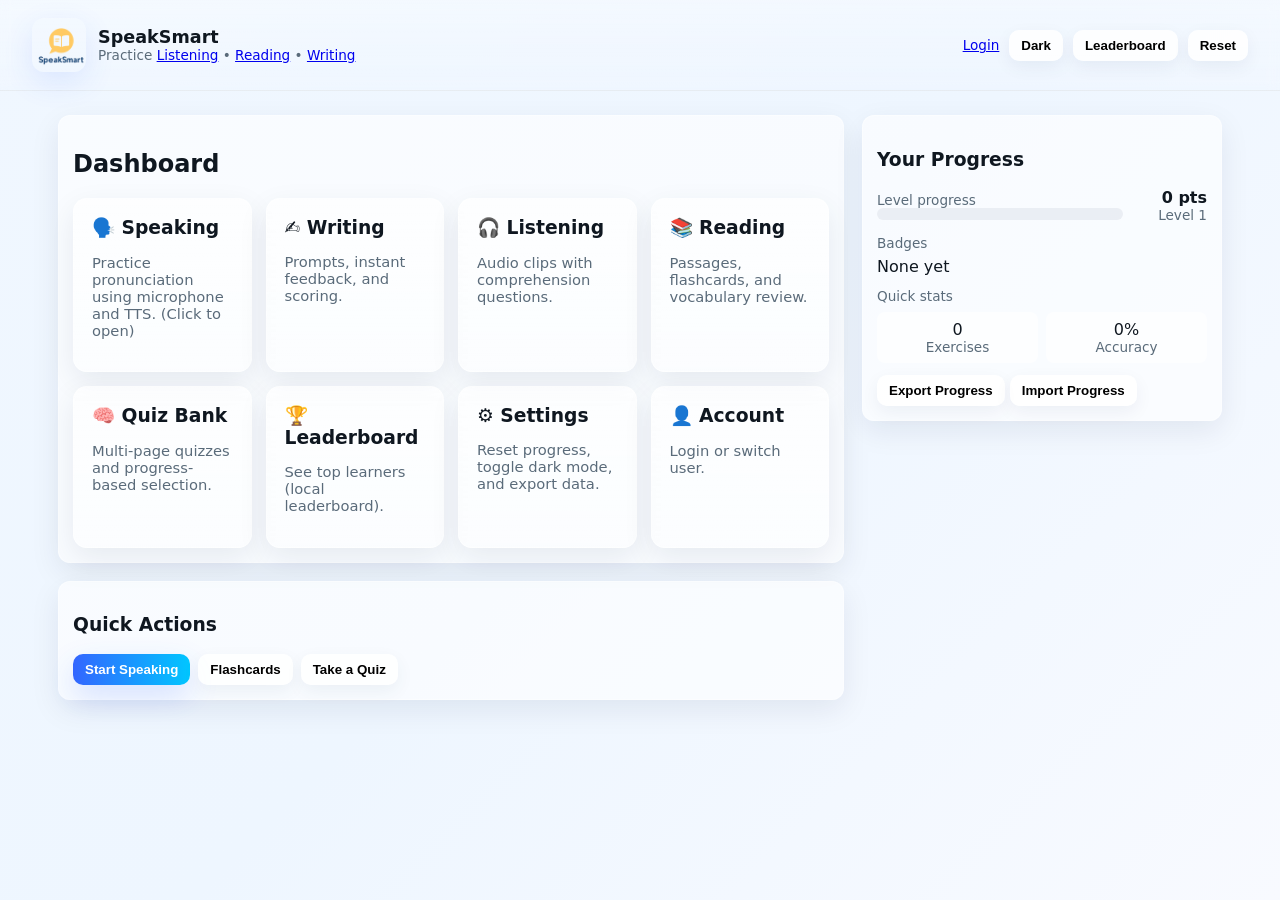
<file: index.html>
<!doctype html>
<html lang="en">
<head>
  <meta charset="utf-8" /><meta name="viewport" content="width=device-width,initial-scale=1" />
  <title>SpeakSmart — Dashboard</title>
  <link rel="stylesheet" href="style.css" />
  <link rel="icon" href="SpeakSmart.png" />
</head>
<body>
  <div class="particles">
  <span></span><span></span><span></span><span></span><span></span>
  <span></span><span></span><span></span><span></span><span></span>
</div>
  <div class="header">
    <div class="brand">
      <div class="logo"><a href="index.html"><img src="SpeakSmart.png" alt="SpeakSmart logo" width="58"></a></div>
      <div>
        <div class="site-title" style="cursor: pointer;">SpeakSmart</div>
        <div class="small">Practice <a href="listening.html">Listening</a> • <a href="reading.html">Reading</a> • <a href="writing.html">Writing</a> <a href="Speaking"></a></div>
      </div>
    </div>

    <div class="controls">
      <div class="small" id="userDisplay"></div>
      <button class="btn" onclick="toggleDark()">Dark</button>
      <button class="btn" onclick="location.href='leaderboard.html'">Leaderboard</button>
      <button class="btn" onclick="if(confirm('Reset all progress?')) { localStorage.removeItem('english_lab_app_v2'); location.reload(); }">Reset</button>
    </div>
  </div>

  <div class="container">
    <div class="grid">
      <div class="main-panel">
        <div class="panel">
          <h2>Dashboard</h2>
          <div class="card-grid" style="margin-top:12px">
            <div class="card" data-nav="speaking.html">
              <h3>🗣️ Speaking</h3>
              <p>Practice pronunciation using microphone and TTS. (Click to open)</p>
            </div>
            <div class="card" data-nav="writing.html">
              <h3>✍️ Writing</h3>
              <p>Prompts, instant feedback, and scoring.</p>
            </div>
            <div class="card" data-nav="listening.html">
              <h3>🎧 Listening</h3>
              <p>Audio clips with comprehension questions.</p>
            </div>
            <div class="card" data-nav="reading.html">
              <h3>📚 Reading</h3>
              <p>Passages, flashcards, and vocabulary review.</p>
            </div>
            <div class="card" data-nav="quiz.html">
              <h3>🧠 Quiz Bank</h3>
              <p>Multi-page quizzes and progress-based selection.</p>
            </div>
            <div class="card" data-nav="leaderboard.html">
              <h3>🏆 Leaderboard</h3>
              <p>See top learners (local leaderboard).</p>
            </div>
            <div class="card" data-nav="index.html">
              <h3>⚙️ Settings</h3>
              <p>Reset progress, toggle dark mode, and export data.</p>
            </div>
            <div class="card" data-nav="login.html">
              <h3>👤 Account</h3>
              <p>Login or switch user.</p>
            </div>
          </div>
        </div>

        <div class="panel">
          <h3>Quick Actions</h3>
          <div style="display:flex;gap:8px;margin-top:10px">
            <button class="btn primary" onclick="location.href='speaking.html'">Start Speaking</button>
            <button class="btn" onclick="location.href='reading.html'">Flashcards</button>
            <button class="btn" onclick="location.href='quiz.html'">Take a Quiz</button>
          </div>
        </div>
      </div>

      <aside class="sidebar">
        <div class="panel">
          <h3>Your Progress</h3>
          <div style="display:flex;gap:12px;align-items:center;margin-top:8px">
            <div style="flex:1">
              <div class="small">Level progress</div>
              <div class="progress-bar" aria-hidden><div id="progressFill" class="progress-fill"></div></div>
            </div>
            <div style="text-align:right;min-width:72px">
              <div id="ptsDisplay" style="font-weight:800">0 pts</div>
              <div id="levelDisplay" class="small">Level 1</div>
            </div>
          </div>

          <div style="margin-top:12px">
            <div class="small">Badges</div>
            <div id="badgeDisplay" style="margin-top:6px">None yet</div>
          </div>

          <div style="margin-top:12px">
            <div class="small">Quick stats</div>
            <div style="display:flex;gap:8px;margin-top:8px">
              <div style="flex:1;background:rgba(255,255,255,0.6);padding:8px;border-radius:8px;text-align:center">
                <div id="exCount">0</div><div class="small">Exercises</div>
              </div>
              <div style="flex:1;background:rgba(255,255,255,0.6);padding:8px;border-radius:8px;text-align:center">
                <div id="accuracy">0%</div><div class="small">Accuracy</div>
              </div>
            </div>
          </div>

          <div style="margin-top:12px">
            <button class="btn" onclick="exportProgress()">Export Progress</button>
            <button class="btn" onclick="importProgress()">Import Progress</button>
          </div>
        </div>
      </aside>
    </div>
  </div>

<script src="script.js"></script>
<script>
  // small UI init
  (function(){
    const userEl = document.getElementById('userDisplay');
    if(appState.user) userEl.textContent = appState.user.username;
    else userEl.innerHTML = '<a href="login.html">Login</a>';
    document.getElementById('exCount').textContent = appState.exercisesCompleted;
    document.getElementById('accuracy').textContent = (appState.attempts ? Math.round((appState.accuracySum / appState.attempts)*100) : 0) + '%';
    updateLocalUI();
  })();

  function exportProgress(){
    const data = JSON.stringify(appState, null, 2);
    const blob = new Blob([data], {type:'application/json'});
    const url = URL.createObjectURL(blob);
    const a = document.createElement('a');
    a.href = url; a.download = 'english_lab_progress.json'; document.body.appendChild(a); a.click();
    a.remove(); URL.revokeObjectURL(url);
  }
  function importProgress(){
    const inp = document.createElement('input'); inp.type='file'; inp.accept='application/json';
    inp.onchange = ()=> {
      const f = inp.files[0];
      const reader = new FileReader();
      reader.onload = ()=> {
        try{
          const obj = JSON.parse(reader.result);
          appState = Object.assign(defaultState(), obj);
          saveState(appState);
          updateLocalUI();
          alert('Imported progress');
        }catch(e){ alert('Invalid file'); }
      };
      reader.readAsText(f);
    };
    inp.click();
  }
</script>
</body>
</html>
</file>
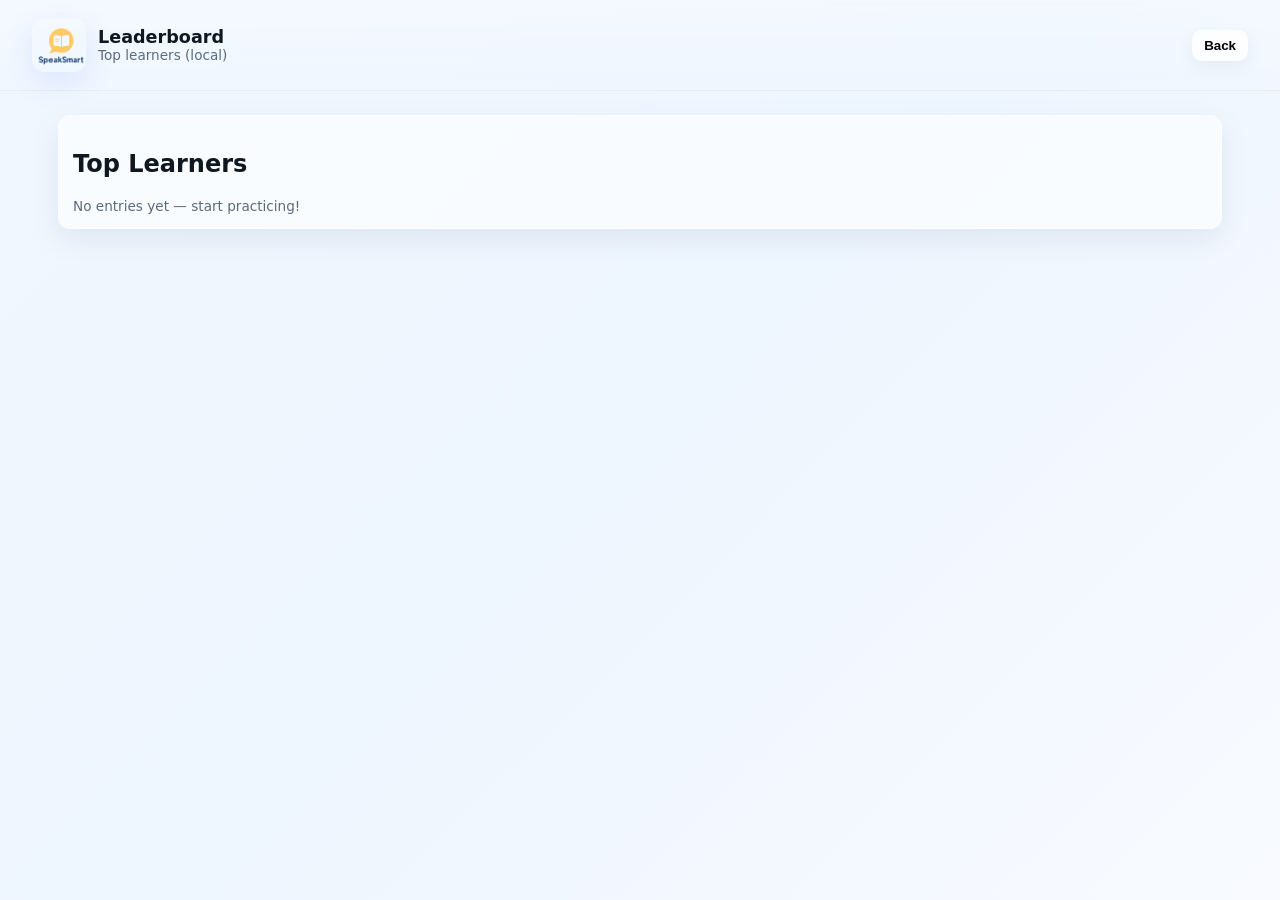
<file: leaderboard.html>
<!doctype html>
<html lang="en">
<head><meta charset="utf-8"/><meta name="viewport" content="width=device-width,initial-scale=1" />
<title>Leaderboard — SpeakSmart</title>
<link rel="stylesheet" href="style.css" />
<link rel="icon" href="SpeakSmart.png" />
</head>
<body>
  <div class="header">
    <div class="brand">
      <div class="logo"><a href="index.html"><img src="SpeakSmart.png" alt="SpeakSmart logo" width="58"></a></div>
      <div><div class="site-title">Leaderboard</div><div class="small">Top learners (local)</div></div>
    </div>
    <div class="controls">
      <button class="btn" onclick="location.href='index.html'">Back</button>
    </div>
  </div>

  <div class="container">
    <div class="panel">
      <h2>Top Learners</h2>
      <div id="lbList" style="margin-top:12px"></div>
    </div>
  </div>

<script src="script.js"></script>
<script>
  function renderLB(){
    const lb = getLeaderboard();
    const el = document.getElementById('lbList');
    if(lb.length === 0){ el.innerHTML = '<div class="small">No entries yet — start practicing!</div>'; return; }
    el.innerHTML = '<ol style="padding-left:18px">'+ lb.map(x=> `<li style="margin:8px 0"><strong>${x.username}</strong> — ${x.points} pts <span class="small">(${new Date(x.updatedAt).toLocaleDateString()})</span></li>`).join('') + '</ol>';
  }
  renderLB();
</script>
</body>
</html>
</file>
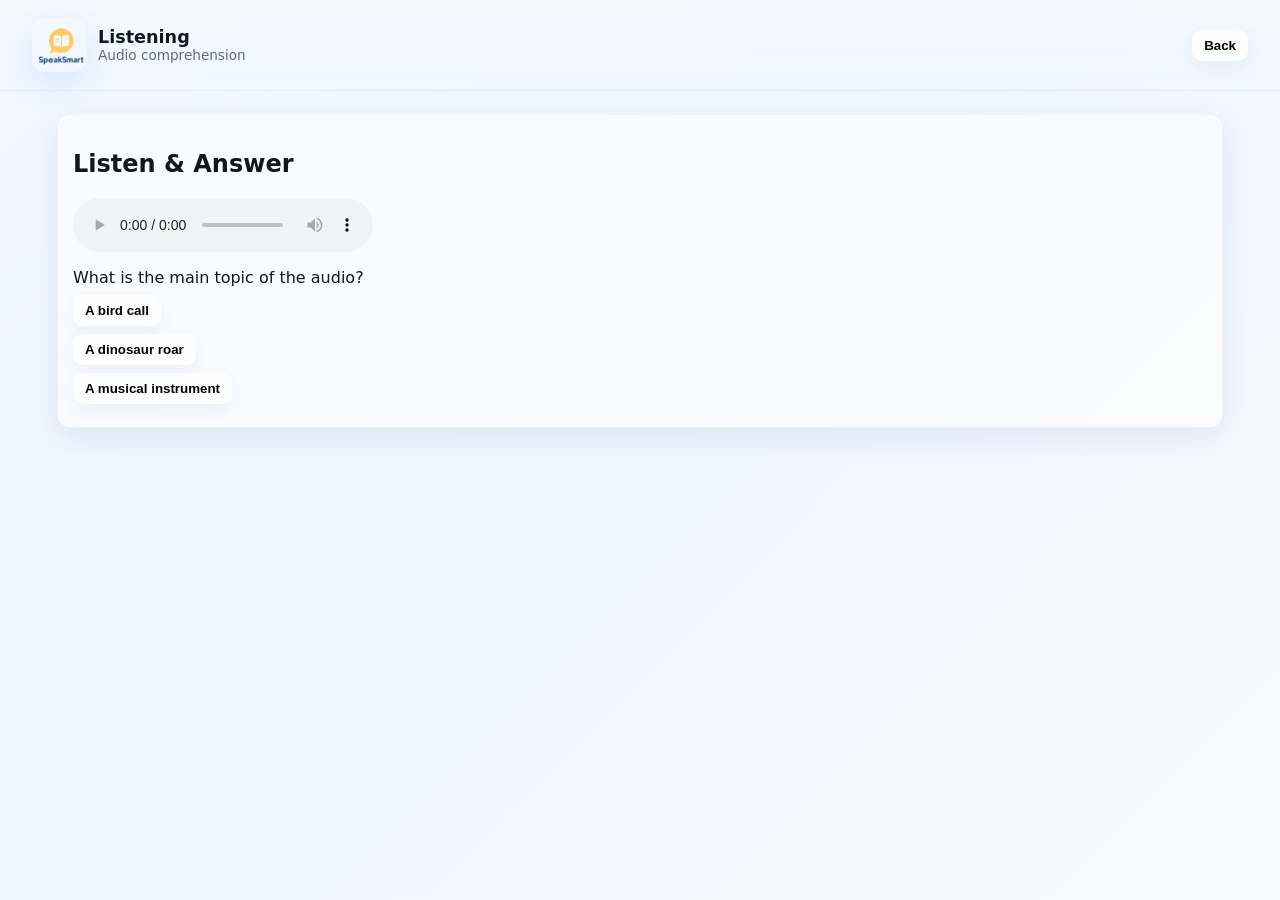
<file: listening.html>
<!doctype html>
<html lang="en">
<head><meta charset="utf-8"/><meta name="viewport" content="width=device-width,initial-scale=1" />
<title>Listening — SpeakSmart</title>
<link rel="stylesheet" href="style.css" />
<link rel="icon" href="SpeakSmart.png" />
</head>
<body>
  <div class="header">
    <div class="brand"><div class="logo"><a href="index.html"><img src="SpeakSmart.png" alt="SpeakSmart logo" width="58"></a></div><div><div class="site-title">Listening</div><div class="small">Audio comprehension</div></div></div>
    <div class="controls"><button class="btn" onclick="location.href='index.html'">Back</button></div>
  </div>

  <div class="container">
    <div class="panel">
      <h2>Listen & Answer</h2>
      <div id="audioArea" style="margin-top:8px"></div>
      <div id="listQuestion" style="margin-top:12px"></div>
      <div id="listChoices" style="margin-top:8px"></div>
    </div>
  </div>

<script src="script.js"></script>
<script src="listening.js"></script>
</body>
</html>
</file>
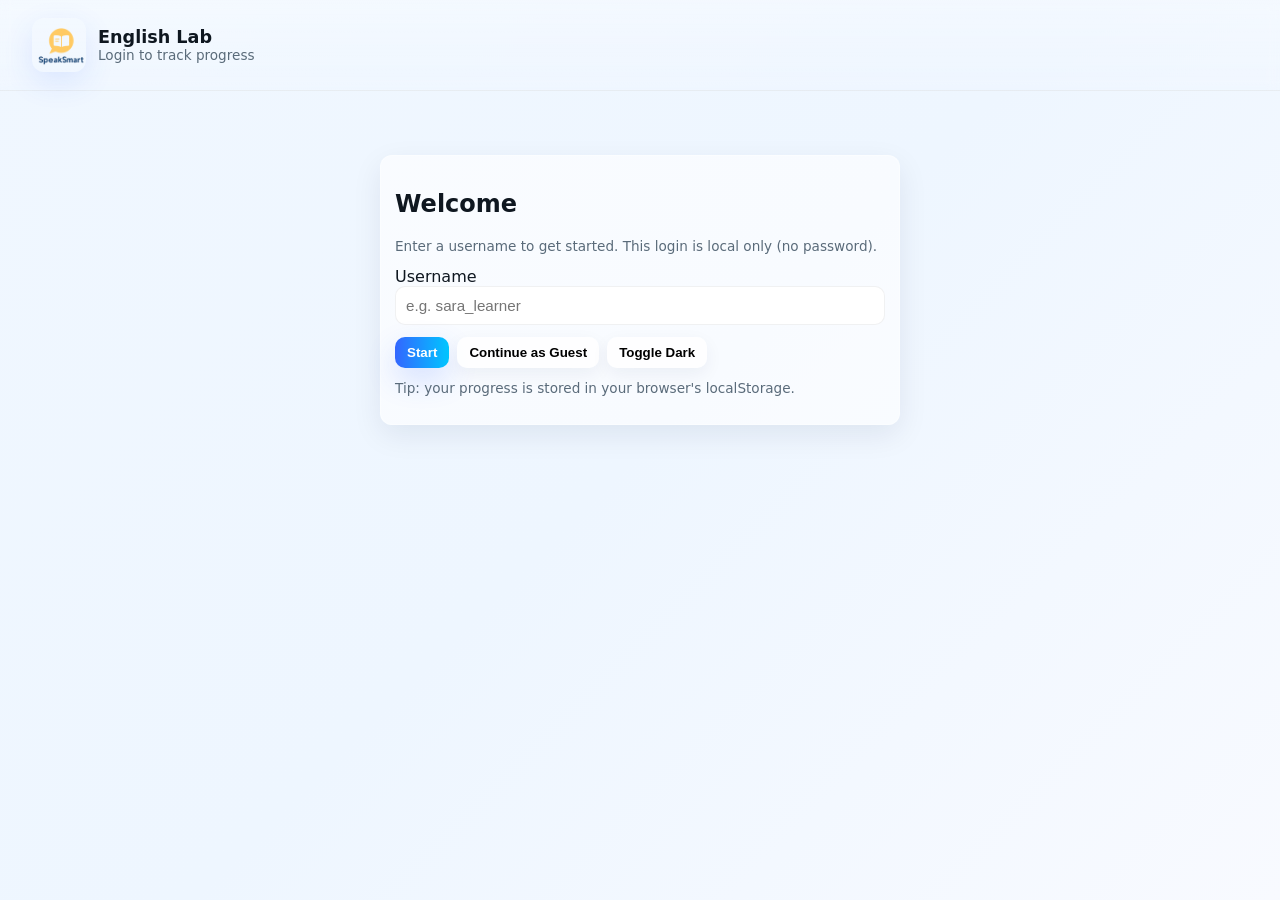
<file: login.html>
<!doctype html>
<html lang="en">
<head>
  <meta charset="utf-8" /><meta name="viewport" content="width=device-width,initial-scale=1" />
  <title>Login — SpeakSmart</title>
  <link rel="stylesheet" href="style.css" />
  <link rel="icon" href="SpeakSmart.png" />
</head>
<body>
  <div class="header">
    <div class="brand">
      <div class="logo"><a href="index.html"><img src="SpeakSmart.png" alt="SpeakSmart logo" width="58"></a></div>
      <div>
        <div class="site-title">English Lab</div>
        <div class="small">Login to track progress</div>
      </div>
    </div>
  </div>

  <div class="container center" style="padding-top:40px">
    <div class="panel" style="max-width:520px;width:100%;">
      <h2>Welcome</h2>
      <p class="small">Enter a username to get started. This login is local only (no password).</p>

      <label>Username</label>
      <input type="text" id="username" placeholder="e.g. sara_learner" />

      <div style="display:flex;gap:8px;margin-top:12px">
        <button class="btn primary" id="loginBtn">Start</button>
        <button class="btn" id="guestBtn">Continue as Guest</button>
        <button class="btn" id="darkToggle">Toggle Dark</button>
      </div>

      <p class="small" style="margin-top:12px">Tip: your progress is stored in your browser's localStorage.</p>
    </div>
  </div>

<script src="script.js"></script>
<script>
  document.getElementById('loginBtn').onclick = ()=>{
    const u = document.getElementById('username').value.trim();
    if(!u){ alert('Enter a username'); return; }
    if(login(u)){
      addToLeaderboard(u, appState.points);
      window.location.href = 'index.html';
    } else alert('Login failed');
  };
  document.getElementById('guestBtn').onclick = ()=>{
    login('Guest_'+Math.floor(Math.random()*9000+1000));
    window.location.href = 'index.html';
  };
  document.getElementById('darkToggle').onclick = toggleDark;
</script>
</body>
</html>
</file>
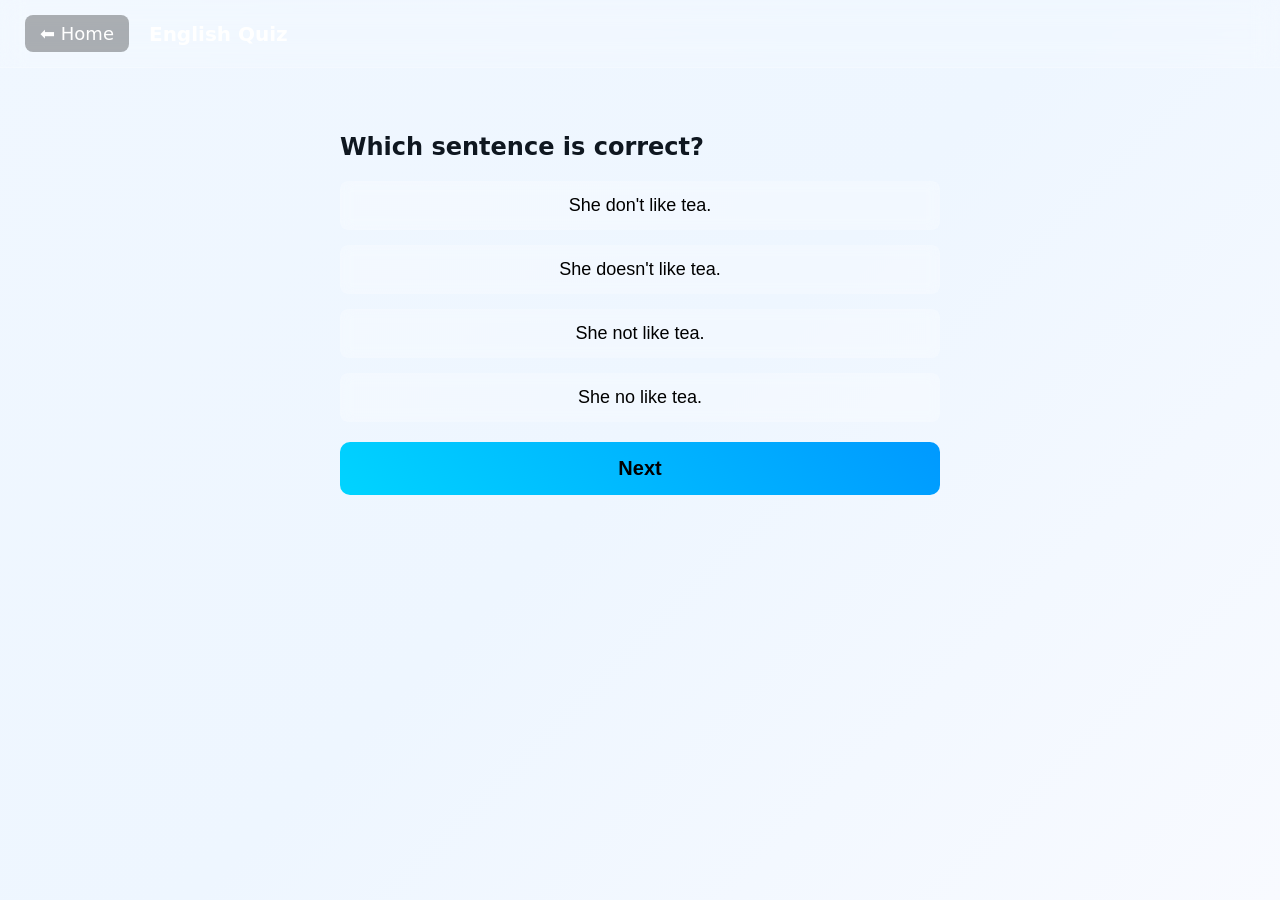
<file: quiz.html>
<!DOCTYPE html>
<html lang="en">
<head>
    <meta charset="UTF-8" />
    <title>Quiz</title>
    <link rel="stylesheet" href="style.css">
      <link rel="icon" href="SpeakSmart.png" />

</head>
<body>

<header class="top-bar">
    <a href="index.html" class="back-btn">⬅ Home</a>
    <h2 class="page-title">English Quiz</h2>
</header>

<section class="quiz-container">

    <h2 id="questionText">Loading question...</h2>

    <div class="quiz-options">
        <button class="option"></button>
        <button class="option"></button>
        <button class="option"></button>
        <button class="option"></button>
    </div>

    <button id="nextBtn" class="next-btn">Next</button>

    <p id="scoreBox"></p>
</section>

<script src="quiz.js"></script>
</body>
</html>
</file>
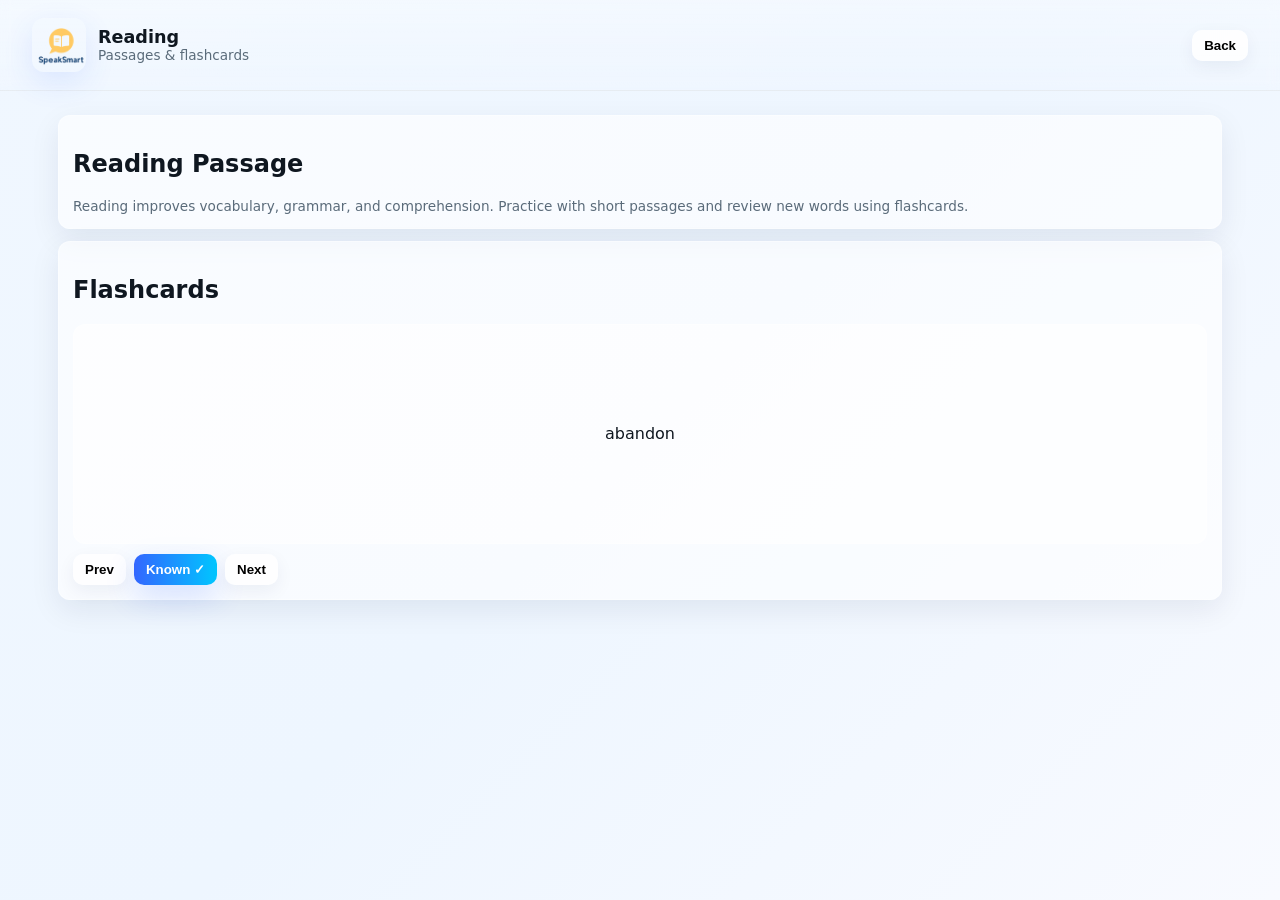
<file: reading.html>
<!doctype html>
<html lang="en">
<head><meta charset="utf-8"/><meta name="viewport" content="width=device-width,initial-scale=1" />
<title>Reading — SpeakSmart</title>
<link rel="stylesheet" href="style.css" />
  <link rel="icon" href="SpeakSmart.png" />

</head>
<body>
  <div class="header">
    <div class="brand"><div class="logo"><a href="index.html"><img src="SpeakSmart.png" alt="SpeakSmart logo" width="58"></a></div>
<div><div class="site-title">Reading</div><div class="small">Passages & flashcards</div></div></div>
    <div class="controls"><button class="btn" onclick="location.href='index.html'">Back</button></div>
  </div>

  <div class="container">
    <div class="panel">
      <h2>Reading Passage</h2>
      <div id="passage" class="small"></div>
    </div>

    <div class="panel" style="margin-top:12px">
      <h2>Flashcards</h2>
      <div class="flashcard" id="flashcard">
        <div class="inner" id="flashInner">
          <div class="side front" id="frontSide"></div>
          <div class="side back" id="backSide"></div>
        </div>
      </div>
      <div style="display:flex;gap:8px;margin-top:10px">
        <button class="btn" id="prevCard">Prev</button>
        <button class="btn primary" id="knownBtn">Known ✓</button>
        <button class="btn" id="nextCard">Next</button>
      </div>
    </div>
  </div>

<script src="script.js"></script>
<script src="reading.js"></script>
</body>
</html>
</file>
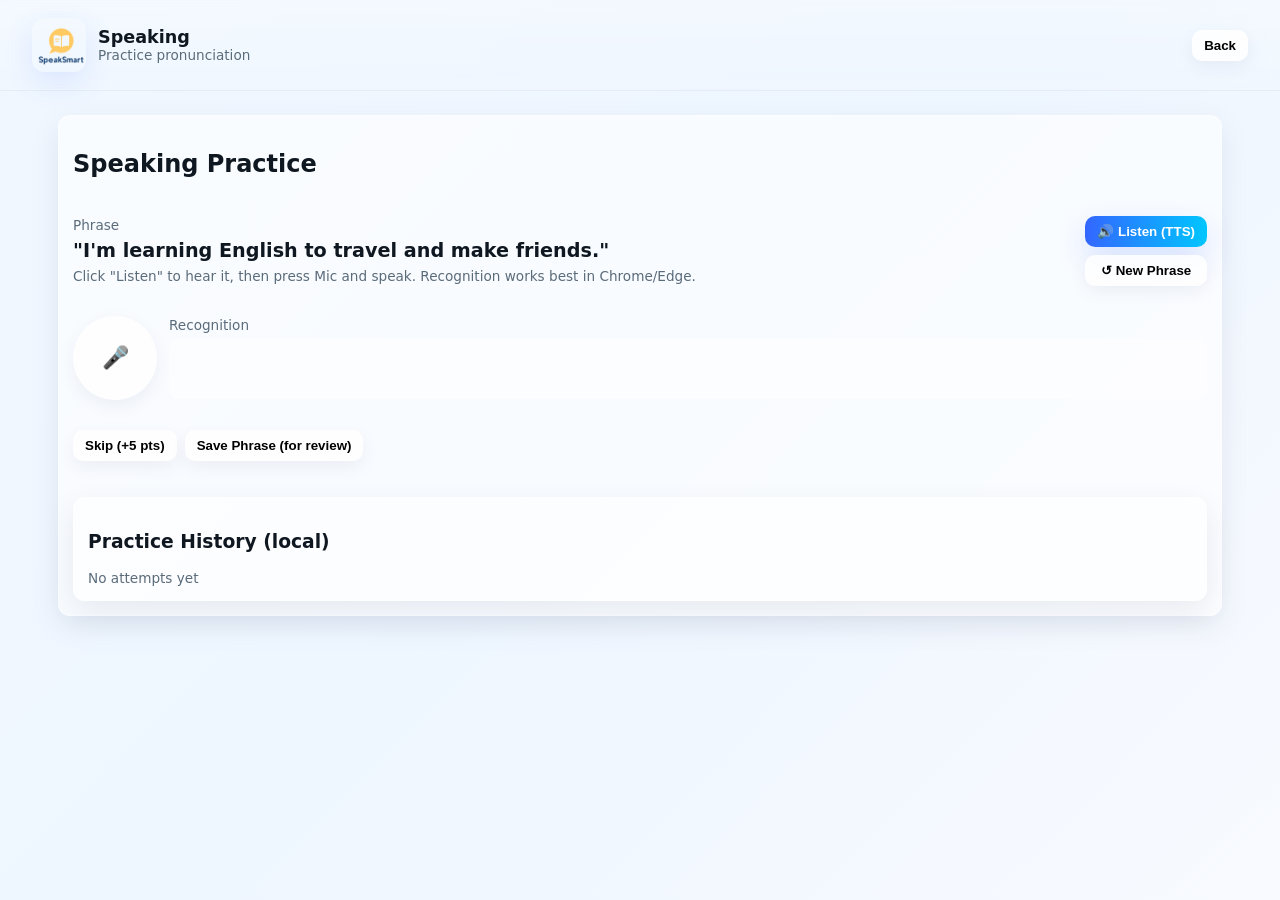
<file: speaking.html>
<!doctype html>
<html lang="en">
<head><meta charset="utf-8"/><meta name="viewport" content="width=device-width,initial-scale=1" />
<title>Speaking Practice — SpeakSmart</title>
<link rel="stylesheet" href="style.css" />
  <link rel="icon" href="SpeakSmart.png" />

</head>
<body>
  <div class="header">
    <div class="brand"><div class="logo"><a href="index.html"><img src="SpeakSmart.png" alt="SpeakSmart logo" width="58"></a></div><div><div class="site-title">Speaking</div><div class="small">Practice pronunciation</div></div></div>
    <div class="controls"><button class="btn" onclick="location.href='index.html'">Back</button></div>
  </div>

  <div class="container">
    <div class="panel main-panel">
      <h2>Speaking Practice</h2>
      <div style="display:flex;gap:12px;align-items:center;flex-wrap:wrap">
        <div style="flex:1">
          <div class="small">Phrase</div>
          <div id="phraseText" style="font-weight:800;font-size:1.2rem;margin-top:6px"></div>
          <div class="small text-muted" style="margin-top:6px">Click "Listen" to hear it, then press Mic and speak. Recognition works best in Chrome/Edge.</div>
        </div>
        <div style="display:flex;flex-direction:column;gap:8px">
          <button class="btn primary" id="listenBtn">🔊 Listen (TTS)</button>
          <button class="btn" id="newBtn">↺ New Phrase</button>
        </div>
      </div>

      <div style="margin-top:12px;display:flex;gap:12px;align-items:center">
        <button id="micBtn" class="btn" style="width:84px;height:84px;border-radius:999px;font-size:22px">🎤</button>
        <div style="flex:1">
          <div class="small">Recognition</div>
          <div id="resultBox" style="padding:10px;border-radius:10px;background:var(--glass-bg);margin-top:6px;min-height:60px"></div>
        </div>
      </div>

      <div style="margin-top:12px;display:flex;gap:8px">
        <button class="btn" id="giveUp">Skip (+5 pts)</button>
        <button class="btn" id="savePhrase">Save Phrase (for review)</button>
      </div>

      <div style="margin-top:18px" class="panel">
        <h3>Practice History (local)</h3>
        <div id="historyList" class="small"></div>
      </div>
    </div>
  </div>

<script src="script.js"></script>
<script src="speaking.js"></script>
</body>
</html>
</file>
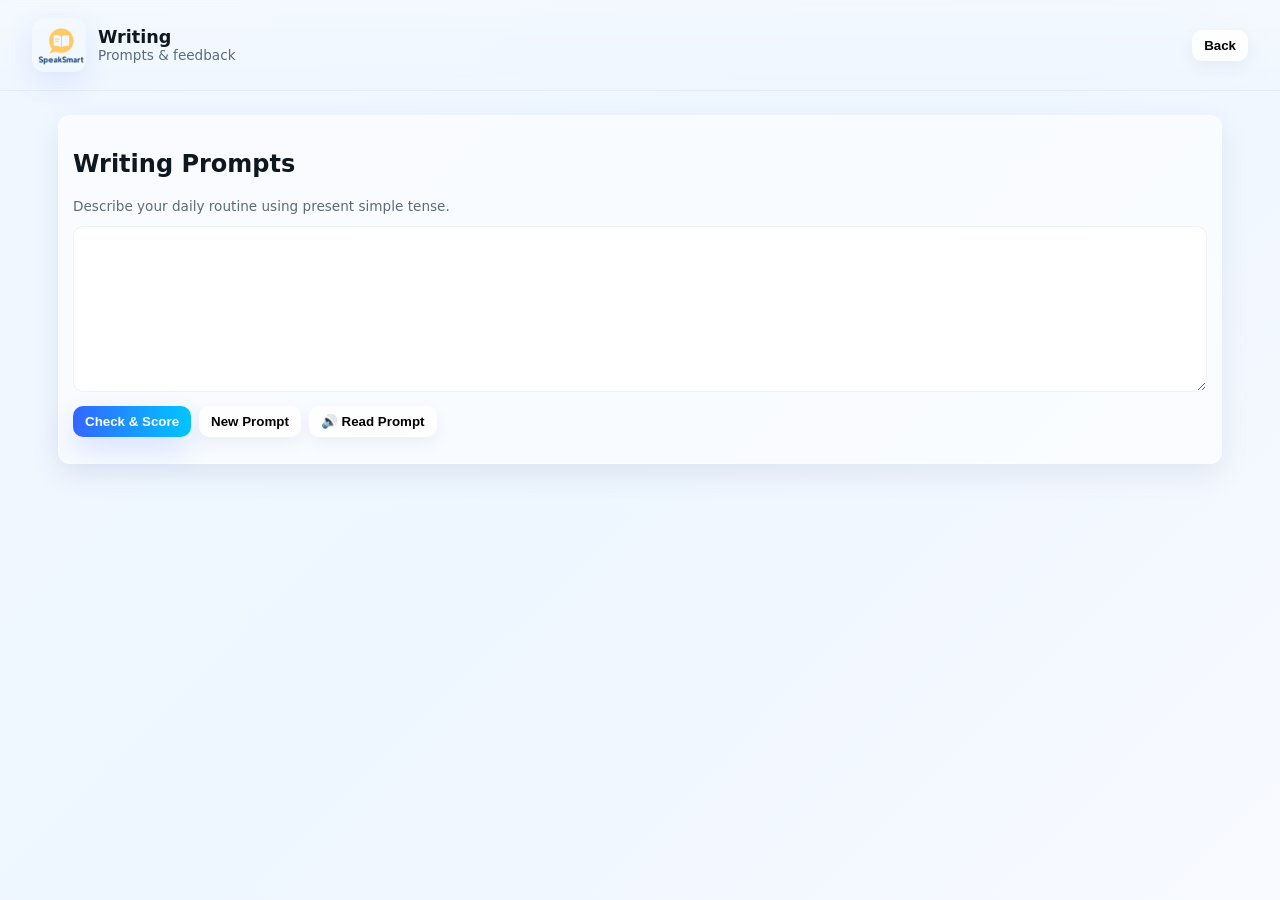
<file: writing.html>
<!doctype html>
<html lang="en">
<head><meta charset="utf-8"/><meta name="viewport" content="width=device-width,initial-scale=1" />
<title>Writing — English Lab</title>
<link rel="stylesheet" href="style.css" />
  <link rel="icon" href="SpeakSmart.png" />

</head>
<body>
  <div class="header">
    <div class="brand"><div class="logo"><a href="index.html"><img src="SpeakSmart.png" alt="SpeakSmart logo" width="58"></a></div><div><div class="site-title">Writing</div><div class="small">Prompts & feedback</div></div></div>
    <div class="controls"><button class="btn" onclick="location.href='index.html'">Back</button></div>
  </div>

  <div class="container">
    <div class="panel">
      <h2>Writing Prompts</h2>
      <div id="promptArea" class="small"></div>
      <textarea id="writeBox" rows="8" style="margin-top:12px"></textarea>
      <div style="display:flex;gap:8px;margin-top:10px">
        <button class="btn primary" id="checkBtn">Check & Score</button>
        <button class="btn" id="newPrompt">New Prompt</button>
        <button class="btn" id="ttsBtn">🔊 Read Prompt</button>
      </div>

      <div id="feedback" style="margin-top:12px"></div>
    </div>
  </div>

<script src="script.js"></script>
<script src="writing.js"></script>
</body>
</html>
</file>
<file: style.css>
:root{
  --bg-1: linear-gradient(135deg,#f0f7ff 0%, #eef6ff 50%, #f8faff 100%);
  --glass-bg: rgba(255,255,255,0.6);
  --glass-border: rgba(255,255,255,0.35);
  --accent-1: #3366ff;
  --accent-2: #00c6ff;
  --muted: #5a6b7a;
  --card-radius: 14px;
  --glass-blur: 10px;
  --shadow: 0 10px 30px rgba(15,30,60,0.08);
  --glass-border-2: rgba(0,0,0,0.05);
  --text: #0f1720;
}


:root.dark{
  --bg-1: linear-gradient(135deg,#071025 0%, #07182a 50%, #041022 100%);
  --glass-bg: rgba(255,255,255,0.03);
  --glass-border: rgba(255,255,255,0.05);
  --accent-1: #6a8cff;
  --accent-2: #00d4ff;
  --muted: #98a6b4;
  --text: #e6f0ff;
  --shadow: 0 10px 30px rgba(0,0,0,0.6);
}


*{box-sizing:border-box}
html,body{height:100%}
body{
  margin:0;
  font-family: Inter, ui-sans-serif, system-ui, -apple-system, "Segoe UI", Roboto, "Helvetica Neue", Arial;
  background: var(--bg-1);
  color:var(--text);
  -webkit-font-smoothing:antialiased;
  -moz-osx-font-smoothing:grayscale;
  padding-bottom:60px;
}


.header{
  display:flex;
  align-items:center;
  justify-content:space-between;
  gap:12px;
  padding:18px 32px;
  position:sticky; top:0; z-index:50;
  backdrop-filter: blur(6px);
  background: linear-gradient(180deg, rgba(255,255,255,0.3), rgba(255,255,255,0.05));
  border-bottom:1px solid var(--glass-border-2);
}
.header .brand{display:flex;gap:12px;align-items:center}
.logo{
  width:54px;height:54px;border-radius:12px;
  display:grid;place-items:center;
  box-shadow:0 10px 30px rgba(51,102,255,0.12);
}
.site-title{font-weight:700;font-size:1.1rem}
.header .controls{display:flex;gap:10px;align-items:center}


.container{max-width:1200px;margin:24px auto;padding:0 18px}


.grid{
  display:grid;
  grid-template-columns: 1fr 360px;
  gap:18px;
  align-items:start;
}

.main-panel{
  display:flex;
  flex-direction:column;
  gap:18px;
}


.card-grid{
  display:grid;
  grid-template-columns:repeat(4,1fr);
  gap:14px;
}
.card{
  background: linear-gradient(180deg, rgba(255,255,255,0.7), rgba(255,255,255,0.45));
  border-radius:var(--card-radius);
  padding:18px;
  box-shadow:var(--shadow);
  border:1px solid var(--glass-border);
  cursor:pointer;
  transition:transform .18s ease, box-shadow .18s ease;
}
.card:hover{transform:translateY(-8px);box-shadow:0 22px 48px rgba(0,0,0,0.10)}
.card h3{margin:0 0 6px 0}
.card p{color:var(--muted);font-size:.92rem}


.sidebar{
  width:100%;
  min-width:260px;
  max-width:360px;
  position:relative;
}
.panel{
  background: var(--glass-bg);
  border-radius:12px;
  padding:14px;
  border:1px solid var(--glass-border);
  box-shadow:var(--shadow);
}


.progress-row{display:flex;align-items:center;gap:12px}
.progress-bar{background:rgba(10,30,70,0.06);border-radius:999px;overflow:hidden;flex:1;height:12px}
.progress-fill{height:100%;width:0%;background:linear-gradient(90deg,var(--accent-1),var(--accent-2));transition:width .6s ease}


.btn{
  padding:8px 12px;border-radius:10px;border:none;background:rgba(255,255,255,0.85);cursor:pointer;font-weight:700;
  box-shadow:0 6px 18px rgba(12,34,80,0.06);
}
.btn.primary{background:linear-gradient(90deg,var(--accent-1),var(--accent-2));color:white;box-shadow:0 12px 30px rgba(51,102,255,0.18)}
.btn.ghost{background:transparent;border:1px solid rgba(255,255,255,0.08)}


input[type="text"], textarea, select{
  width:100%;padding:10px;border-radius:10px;border:1px solid rgba(10,20,40,0.06);font-size:0.95rem;
}


.flashcard{
  width:100%;height:220px;border-radius:12px;display:flex;align-items:center;justify-content:center;
  perspective:1000px;cursor:pointer;
}
.flashcard .inner{width:100%;height:100%;border-radius:12px;background:var(--glass-bg);display:flex;align-items:center;justify-content:center;
  transition:transform .6s cubic-bezier(.2,.9,.3,1);transform-style:preserve-3d;border:1px solid var(--glass-border);padding:18px}
.flashcard.flipped .inner{transform:rotateY(180deg)}
.flashcard .side{position:absolute;backface-visibility:hidden;text-align:center}
.flashcard .back{transform:rotateY(180deg)}


@media (max-width:1000px){
  .grid{grid-template-columns:1fr}
  .card-grid{grid-template-columns:repeat(2,1fr)}
}
@media (max-width:580px){
  .card-grid{grid-template-columns:1fr}
  .header{padding:12px}
}


.badge{display:inline-block;padding:6px 10px;border-radius:999px;background:linear-gradient(90deg,#fff5d0,#ffe6a0);font-weight:700}
.pulse{animation:pulse 1.6s infinite}
@keyframes pulse{0%{transform:scale(1)}50%{transform:scale(1.06)}100%{transform:scale(1)}}


.text-muted{color:var(--muted);font-size:.9rem}
.small{font-size:.85rem;color:var(--muted)}
.center{display:flex;align-items:center;justify-content:center}
.top-right-badge{position:absolute;right:12px;top:12px}



.quiz-container {
    max-width: 650px;
    margin: auto;
    padding: 25px;
    margin-top: 20px;
    z-index: 5;
}

.quiz-options {
    display: flex;
    flex-direction: column;
    gap: 15px;
}

.option {
    background: rgba(255,255,255,0.25);
    padding: 14px;
    font-size: 18px;
    border-radius: 8px;
    cursor: pointer;
    border: none;
    backdrop-filter: blur(6px);
    transition: 0.25s;
    pointer-events: auto;
}

.option:hover {
    transform: translateY(-3px);
    background: rgba(255,255,255,0.45);
}

.option.selected {
    background: #00e6ff;
    color: black;
    font-weight: bold;
    border: 2px solid white;
}

.next-btn {
    width: 100%;
    padding: 15px;
    margin-top: 20px;
    background: linear-gradient(45deg, #00d4ff, #0099ff);
    border: none;
    border-radius: 10px;
    font-size: 20px;
    color: black;
    font-weight: bold;
    cursor: pointer;
    transition: 0.3s;
}

.next-btn:hover {
    transform: scale(1.03);
}


.top-bar {
    width: 100%;
    background: rgba(255, 255, 255, 0.15);
    backdrop-filter: blur(12px);
    padding: 15px 25px;
    display: flex;
    align-items: center;
    gap: 20px;
    position: sticky;
    top: 0;
    z-index: 100;
    border-bottom: 1px solid rgba(255,255,255,0.25);
}

.back-btn {
    color: white;
    text-decoration: none;
    font-size: 18px;
    padding: 8px 15px;
    background: rgba(0,0,0,0.3);
    border-radius: 8px;
    transition: 0.3s;
}

.back-btn:hover {
    background: rgba(0,0,0,0.5);
}

.page-title {
    margin: 0;
    color: white;
    font-size: 20px;
}



.particles {
  position: fixed;
  top: 0; left: 0;
  width: 100%;
  height: 100%;
  overflow: hidden;
  z-index: -1;
  pointer-events: none;
}

.particles span {
  position: absolute;
  display: block;
  width: 12px;
  height: 12px;
  background: rgba(255,255,255,0.15);
  border-radius: 50%;
  bottom: -150px;
  animation: floatUp linear infinite;
}


.particles span:nth-child(1){left:5%; animation-duration:6s; animation-delay:0s}
.particles span:nth-child(2){left:20%; animation-duration:7s; animation-delay:2s}
.particles span:nth-child(3){left:40%; animation-duration:5s; animation-delay:1s}
.particles span:nth-child(4){left:60%; animation-duration:6.5s; animation-delay:3s}
.particles span:nth-child(5){left:80%; animation-duration:7.5s; animation-delay:1.5s}
.particles span:nth-child(6){left:15%; animation-duration:8s; animation-delay:1s}
.particles span:nth-child(7){left:35%; animation-duration:6.8s; animation-delay:1s}
.particles span:nth-child(8){left:55%; animation-duration:7.2s; animation-delay:0.5s}
.particles span:nth-child(9){left:75%; animation-duration:5.5s; animation-delay:2.5s}
.particles span:nth-child(10){left:90%; animation-duration:8.2s; animation-delay:0.2s}

@keyframes floatUp {
  0% {
    transform: translateY(0) scale(1);
    opacity: 0.4;
  }
  100% {
    transform: translateY(-1100px) scale(1.4);
    opacity: 0;
  }
}


body {
  animation: fadeIn 0.8s ease-out;
}

@keyframes fadeIn {
  from {opacity: 0; transform: translateY(8px);}
  to {opacity: 1; transform: translateY(0);}
}


.card:hover {
  box-shadow: 0 16px 40px rgba(0, 200, 255, 0.25);
}


@media (max-width: 420px) {
  .header {
    flex-direction: column;
    gap: 8px;
  }

  .controls {
    flex-wrap: wrap;
    justify-content: center;
  }
}
</file>
